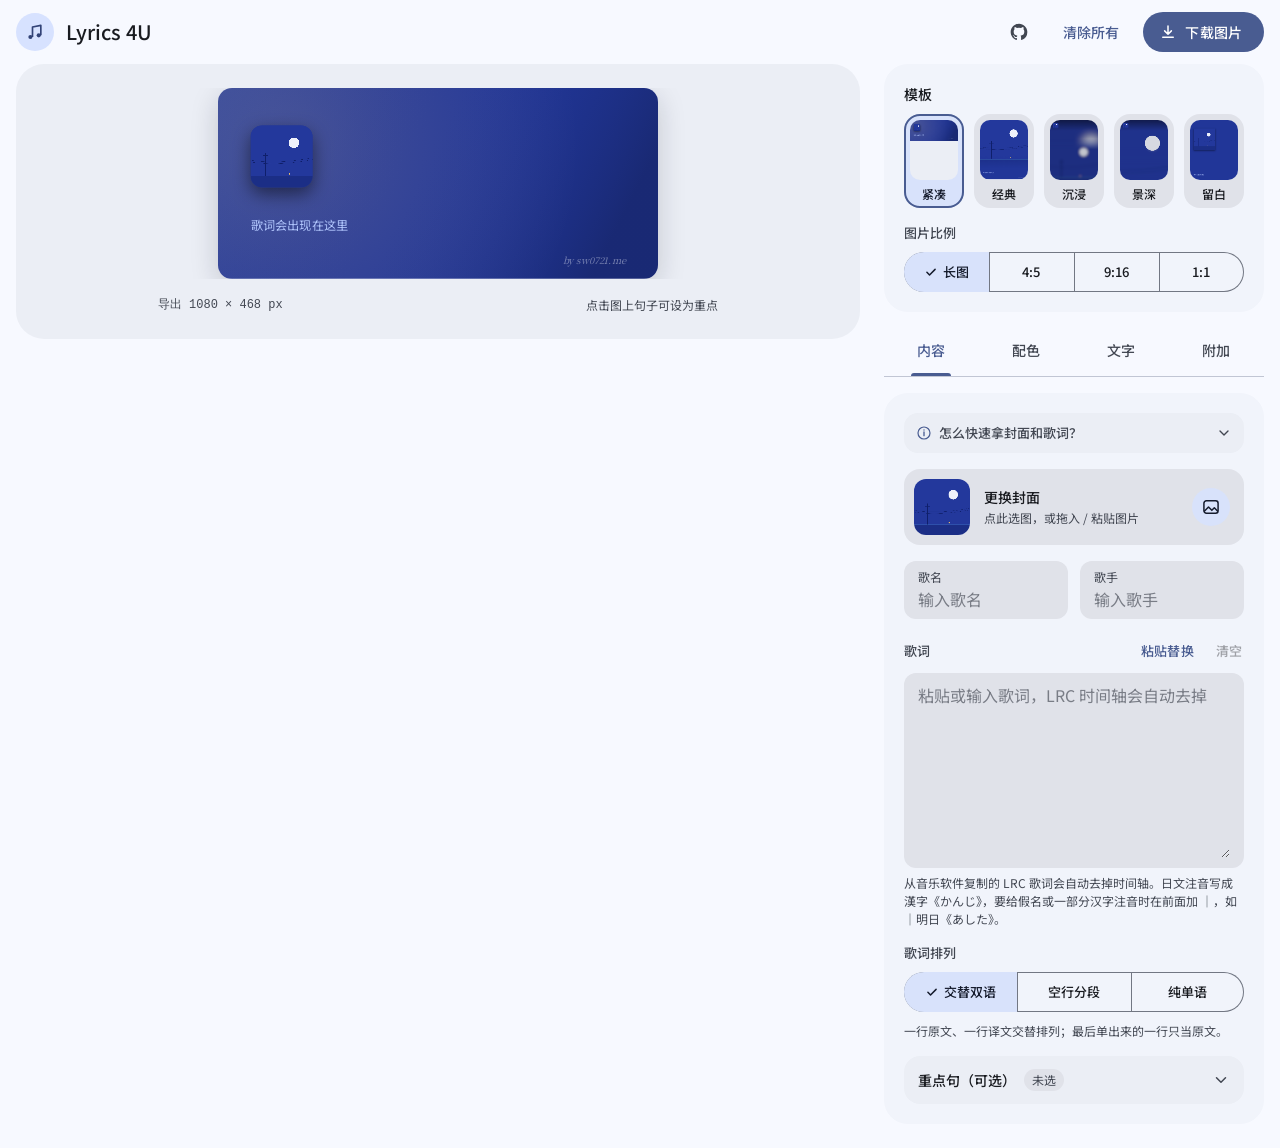
<file: index.html>
<!doctype html>
<html lang="zh-CN">
<head>
<meta charset="utf-8">
<meta name="viewport" content="width=device-width, initial-scale=1, viewport-fit=cover">
<title>Lyrics 4U</title>
<meta name="description" content="填入封面和歌词，生成一张分享用的歌词图片。所有处理都在本机完成。">
<meta name="theme-color" content="#F7F9FF">
<meta name="color-scheme" content="light dark">
<meta name="apple-mobile-web-app-title" content="Lyrics 4U">
<meta name="mobile-web-app-capable" content="yes">
<link rel="manifest" href="manifest.webmanifest">
<link rel="icon" href="icons/icon.svg" type="image/svg+xml">
<link rel="icon" href="icons/icon-192.png" type="image/png" sizes="192x192">
<link rel="apple-touch-icon" href="icons/apple-touch-icon.png">
<link rel="stylesheet" href="styles/app.css">
<style id="dynTheme"></style>
</head>
<body>
<noscript><p class="noscript">这个页面需要开启 JavaScript 才能使用。</p></noscript>

<header class="appbar">
  <span class="appbar-icon" aria-hidden="true">
    <svg viewBox="0 0 24 24" width="20" height="20"><path d="M9 18V6l10-2v12" fill="none" stroke="currentColor" stroke-width="2" stroke-linejoin="round"/><circle cx="6.5" cy="18" r="2.5" fill="currentColor"/><circle cx="16.5" cy="16" r="2.5" fill="currentColor"/></svg>
  </span>
  <h1>Lyrics 4U</h1>
  <a class="icon-btn github-link" href="https://github.com/spacedge/lyric-card-generator" target="_blank" rel="noopener noreferrer" aria-label="在 GitHub 查看源码" title="GitHub 开源仓库">
    <svg viewBox="0 0 24 24" width="20" height="20" aria-hidden="true"><path fill="currentColor" d="M12 2C6.477 2 2 6.484 2 12.017c0 4.425 2.865 8.18 6.839 9.504.5.092.682-.217.682-.483 0-.237-.008-.868-.013-1.703-2.782.605-3.369-1.343-3.369-1.343-.454-1.158-1.11-1.466-1.11-1.466-.908-.62.069-.608.069-.608 1.003.07 1.53 1.032 1.53 1.032.892 1.53 2.341 1.088 2.91.832.092-.647.35-1.088.636-1.338-2.22-.253-4.555-1.113-4.555-4.951 0-1.093.39-1.988 1.029-2.688-.103-.253-.446-1.272.098-2.65 0 0 .84-.27 2.75 1.026A9.564 9.564 0 0 1 12 6.844a9.59 9.59 0 0 1 2.504.337c1.909-1.296 2.747-1.027 2.747-1.027.546 1.379.202 2.398.1 2.651.64.7 1.028 1.595 1.028 2.688 0 3.848-2.339 4.695-4.566 4.943.359.309.678.92.678 1.855 0 1.338-.012 2.419-.012 2.747 0 .268.18.58.688.482A10.02 10.02 0 0 0 22 12.017C22 6.484 17.522 2 12 2z"/></svg>
  </a>
  <button class="btn-text" id="resetBtn" type="button">清除所有</button>
  <button class="btn" id="exportBtn" type="button">
    <svg viewBox="0 0 24 24" width="18" height="18" aria-hidden="true"><path d="M12 4v11m0 0l-4.5-4.5M12 15l4.5-4.5M5 19h14" fill="none" stroke="currentColor" stroke-width="2" stroke-linecap="round" stroke-linejoin="round"/></svg>
    <span>下载图片</span>
  </button>
</header>

<main class="layout">
  <section class="preview-pane" id="pane" aria-label="预览">
    <!-- 手机端进入「内容」编辑时折叠为紧凑条，把空间留给输入框 -->
    <button type="button" class="mini-preview" id="miniPreviewBtn" aria-label="展开实时预览">
      <canvas id="miniThumb" width="72" height="90" aria-hidden="true"></canvas>
      <span class="mini-info">
        <strong id="miniTitle">紧凑模板</strong>
        <span class="mono" id="miniSize">1080 × 1620 px</span>
      </span>
      <span class="mini-pill">
        <span>看预览</span>
        <svg viewBox="0 0 24 24" width="16" height="16" aria-hidden="true"><path d="M6 9l6 6 6-6" fill="none" stroke="currentColor" stroke-width="2" stroke-linecap="round" stroke-linejoin="round"/></svg>
      </span>
    </button>

    <div class="preview-stage" id="stage">
      <canvas id="preview" aria-label="歌词卡片预览"></canvas>
    </div>

    <div class="preview-footer">
      <p class="statusline">
        <span class="mono" id="statusSize"></span>
        <span id="statusWarn"></span>
        <span id="statusMsg" role="status" aria-live="polite"></span>
      </p>
      <div class="focus-bar" id="focusBar">
        <span class="focus-hint" id="focusHint">点击图上句子可设为重点</span>
        <button type="button" class="btn-text btn-compact" id="quickClearFocus" hidden>清除重点</button>
      </div>
    </div>
  </section>

  <aside class="panel" id="editorPanel" aria-label="设置">
    <!-- 手机端抽屉顶栏：下滑或轻点收起，看完整预览 -->
    <div class="drawer-bar" id="drawerBar">
      <button type="button" class="drawer-handle-btn" id="drawerCollapseBtn" aria-label="收起设置面板，查看完整预览">
        <span class="drawer-handle" aria-hidden="true"></span>
      </button>
    </div>

    <!-- 桌面端常驻顶部；手机端对应底部导航的「模板」页 -->
    <section class="card template-card" id="panel-template" aria-label="模板与比例">
      <div class="row-block">
        <h2 class="card-title">模板</h2>
        <div class="tiles" id="tiles">
          <button type="button" class="tile" data-t="compact"><canvas width="160" height="200" aria-hidden="true"></canvas><span>紧凑</span></button>
          <button type="button" class="tile" data-t="classic"><canvas width="160" height="200" aria-hidden="true"></canvas><span>经典</span></button>
          <button type="button" class="tile" data-t="immersive"><canvas width="160" height="200" aria-hidden="true"></canvas><span>沉浸</span></button>
          <button type="button" class="tile" data-t="depth"><canvas width="160" height="200" aria-hidden="true"></canvas><span>景深</span></button>
          <button type="button" class="tile" data-t="quiet"><canvas width="160" height="200" aria-hidden="true"></canvas><span>留白</span></button>
        </div>
      </div>
      <div class="row-block">
        <h3 class="label">图片比例</h3>
        <div class="seg" role="group" aria-label="图片比例" id="ratioSeg">
          <button type="button" data-v="auto">长图</button>
          <button type="button" data-v="4:5">4:5</button>
          <button type="button" data-v="9:16">9:16</button>
          <button type="button" data-v="1:1">1:1</button>
        </div>
        <span class="helper" id="ratioHelp" hidden>沉浸和景深以封面画面为背景，没有长图。</span>
      </div>
      <div class="row-block" id="blurRow" hidden>
        <h3 class="label">背景模糊</h3>
        <div class="seg" role="group" aria-label="背景模糊" id="blurSeg">
          <button type="button" data-v="light">轻</button>
          <button type="button" data-v="mid">中</button>
          <button type="button" data-v="heavy">重</button>
        </div>
      </div>
      <div class="row-block" id="cropRow" hidden>
        <div class="label label-row">
          <label for="fCrop">取景</label>
          <button type="button" class="btn-text btn-compact" id="cropAuto">自动</button>
        </div>
        <input type="range" id="fCrop" min="0" max="100" step="1" aria-describedby="cropHelp">
        <span class="helper" id="cropHelp">默认对准封面的视觉重心。也可以在预览图上左右拖动。</span>
      </div>
    </section>

    <!-- 桌面端分类标签 -->
    <div class="tabs" role="tablist" aria-label="设置分类" id="tabs">
      <button type="button" role="tab" id="tab-content" aria-controls="panel-content" data-tab="content"><span>内容</span><i></i></button>
      <button type="button" role="tab" id="tab-color" aria-controls="panel-color" data-tab="color"><span>配色</span><i></i></button>
      <button type="button" role="tab" id="tab-type" aria-controls="panel-type" data-tab="type"><span>文字</span><i></i></button>
      <button type="button" role="tab" id="tab-extra" aria-controls="panel-extra" data-tab="extra"><span>附加</span><i></i></button>
    </div>

    <!-- 内容 -->
    <section class="card tabpanel" role="tabpanel" id="panel-content" aria-labelledby="tab-content">
      <details class="guide-disclosure" id="guideDisclosure">
        <summary class="guide-summary">
          <span class="guide-summary-left">
            <svg viewBox="0 0 24 24" width="16" height="16" aria-hidden="true"><circle cx="12" cy="12" r="9" fill="none" stroke="currentColor" stroke-width="1.8"/><path d="M12 10.5v5.5M12 7.5h.01" fill="none" stroke="currentColor" stroke-width="2" stroke-linecap="round"/></svg>
            <span>怎么快速拿封面和歌词？</span>
          </span>
          <svg class="focus-chev" viewBox="0 0 24 24" width="16" height="16" aria-hidden="true"><path d="M6 9l6 6 6-6" fill="none" stroke="currentColor" stroke-width="2" stroke-linecap="round" stroke-linejoin="round"/></svg>
        </summary>
        <ul class="guide-list">
          <li><strong>网易云音乐</strong>：播放页长按封面即可保存高清原图；点击进入歌词后再长按任意一句，可多选复制（勾选译文会一并复制，粘贴进来自动双语排版）。</li>
          <li><strong>QQ 音乐</strong>：播放页右上角「…」可保存封面；进入歌词页长按即可多选复制。</li>
          <li><strong>电脑端 / 通用</strong>：截好封面回到页面直接 <code>Ctrl+V</code> 粘贴替换；歌词栏点「粘贴替换」一键填入，带时间轴的 LRC 歌词会自动清洗。</li>
        </ul>
      </details>

      <button type="button" class="cover-card" id="coverBtn">
        <canvas id="coverThumb" width="144" height="144" aria-hidden="true"></canvas>
        <span class="cover-card-body">
          <strong>更换封面</strong>
          <span class="helper">点此选图，或拖入 / 粘贴图片</span>
        </span>
        <span class="cover-card-icon" aria-hidden="true">
          <svg viewBox="0 0 24 24" width="20" height="20"><rect x="3.5" y="4.5" width="17" height="15" rx="3" fill="none" stroke="currentColor" stroke-width="1.8"/><path d="M4 17l5-5 4 4 3-3 4 4" fill="none" stroke="currentColor" stroke-width="1.8" stroke-linejoin="round"/></svg>
        </span>
      </button>

      <div class="grid2">
        <label class="field" for="fTitle"><span>歌名</span><input id="fTitle" autocomplete="off" maxlength="120" placeholder="输入歌名"></label>
        <label class="field" for="fArtist"><span>歌手</span><input id="fArtist" autocomplete="off" maxlength="120" placeholder="输入歌手"></label>
      </div>

      <div class="field-wrap">
        <div class="field-head">
          <label class="label" for="fLyrics">歌词</label>
          <div class="field-tools">
            <button type="button" class="btn-text btn-compact" id="pasteLyricsBtn">粘贴替换</button>
            <button type="button" class="btn-text btn-compact" id="clearLyricsBtn">清空</button>
          </div>
        </div>
        <div class="field field-bare">
          <textarea id="fLyrics" rows="7" spellcheck="false" placeholder="粘贴或输入歌词，LRC 时间轴会自动去掉"></textarea>
        </div>
        <span class="helper">从音乐软件复制的 LRC 歌词会自动去掉时间轴。日文注音写成 漢字《かんじ》，要给假名或一部分汉字注音时在前面加 ｜，如 ｜明日《あした》。</span>
      </div>

      <div class="row-block">
        <h3 class="label">歌词排列</h3>
        <div class="seg" role="group" aria-label="歌词排列方式" id="modeSeg">
          <button type="button" data-v="bilingual">交替双语</button>
          <button type="button" data-v="blocks">空行分段</button>
          <button type="button" data-v="single">纯单语</button>
        </div>
        <span class="helper" id="modeHelp"></span>
      </div>

      <details class="focus-disclosure" id="focusDisclosure">
        <summary class="focus-summary">
          <span class="focus-summary-left">
            <span class="focus-title">重点句（可选）</span>
            <span class="focus-badge" id="focusBadge">未选</span>
          </span>
          <svg class="focus-chev" viewBox="0 0 24 24" width="18" height="18" aria-hidden="true"><path d="M6 9l6 6 6-6" fill="none" stroke="currentColor" stroke-width="2" stroke-linecap="round" stroke-linejoin="round"/></svg>
        </summary>
        <div class="focus-body">
          <div class="section-head">
            <p class="helper">不选时每句同等显示，也可直接点预览图。</p>
            <button type="button" class="btn-text btn-compact" id="pickClear" disabled>清除</button>
          </div>
          <div class="picklist" id="pickList" role="group" aria-label="选择重点句"></div>
        </div>
      </details>
    </section>

    <!-- 配色 -->
    <section class="card tabpanel" role="tabpanel" id="panel-color" aria-labelledby="tab-color" hidden>
      <div class="row-block">
        <div class="section-head">
          <h3 class="label">从封面取的颜色</h3>
          <button type="button" class="btn-tonal btn-compact" id="eyedropBtn" aria-expanded="false">
            <svg viewBox="0 0 24 24" width="15" height="15" aria-hidden="true"><path d="M19.5 4.5a2.12 2.12 0 0 0-3 0L14 7l-1.3-1.3a1 1 0 1 0-1.4 1.4l.8.8-6.6 6.6a2 2 0 0 0-.5.9l-.9 3.6 3.6-.9a2 2 0 0 0 .9-.5l6.6-6.6.8.8a1 1 0 1 0 1.4-1.4L16 9l2.5-2.5a2.12 2.12 0 0 0 1-2z" fill="none" stroke="currentColor" stroke-width="1.8" stroke-linecap="round" stroke-linejoin="round"/></svg>
            <span>从封面吸色</span>
          </button>
        </div>
        <div class="swatches" id="swatches"></div>
        <div class="eyedrop-box" id="eyedropBox" hidden>
          <div class="eyedrop-stage" id="eyedropStage">
            <canvas id="eyedropCanvas" width="240" height="240" aria-label="点击或拖动封面取色"></canvas>
            <div class="eyedrop-loupe" id="eyedropLoupe" hidden></div>
          </div>
          <div class="eyedrop-bar">
            <span class="eyedrop-dot" id="eyedropDot"></span>
            <span class="mono" id="eyedropHex">#5DAEE6</span>
            <span class="helper">点按或拖动封面取色</span>
            <button type="button" class="btn-text btn-compact" id="eyedropDone">完成</button>
          </div>
        </div>
      </div>
      <div class="row-block">
        <h3 class="label">明暗</h3>
        <div class="seg" role="group" aria-label="明暗" id="darkSeg">
          <button type="button" data-v="auto">自动</button>
          <button type="button" data-v="light">浅色</button>
          <button type="button" data-v="dark">深色</button>
        </div>
        <span class="helper" id="darkHelp">自动：暗的封面出深色卡，亮的封面出浅色卡。</span>
      </div>
      <p class="helper">换封面会重新取色，页面自身配色也会同步跟随。</p>
    </section>

    <!-- 文字 -->
    <section class="card tabpanel" role="tabpanel" id="panel-type" aria-labelledby="tab-type" hidden>
      <div class="row-block">
        <h3 class="label">字体</h3>
        <div class="chips" id="fontChips">
          <button type="button" class="chip" data-v="sans">黑体</button>
          <button type="button" class="chip" data-v="serif">明朝</button>
          <button type="button" class="chip" data-v="round">圆体</button>
          <button type="button" class="chip" data-v="hand">手写</button>
          <button type="button" class="chip" data-v="custom" id="customChip" hidden><span class="chip-label">导入的字体</span></button>
          <button type="button" class="chip chip-add" id="fontBtn">
            <svg viewBox="0 0 24 24" width="16" height="16" aria-hidden="true"><path d="M12 5v14M5 12h14" stroke="currentColor" stroke-width="2" stroke-linecap="round" fill="none"/></svg>
            <span>导入字体</span>
          </button>
        </div>
        <span class="helper" id="fontHelp">没联网时用系统自带字体。导入的字体仅保存在本机。</span>
      </div>
      <div class="row-block">
        <div class="label label-row">
          <label for="fScale">字号</label>
          <button type="button" class="output-reset mono" id="scaleReset" title="点击恢复 100%"><output id="scaleOut">100%</output></button>
        </div>
        <input type="range" id="fScale" min="80" max="130" step="5">
      </div>
      <div class="row-block">
        <h3 class="label">行距</h3>
        <div class="seg" role="group" aria-label="行距" id="lineGapSeg">
          <button type="button" data-v="tight">紧凑</button>
          <button type="button" data-v="normal">标准</button>
          <button type="button" data-v="loose">宽松</button>
        </div>
      </div>
      <div class="row-block">
        <h3 class="label">对齐</h3>
        <div class="seg" role="group" aria-label="对齐" id="alignSeg">
          <button type="button" data-v="left">左对齐</button>
          <button type="button" data-v="center">居中</button>
        </div>
      </div>
      <div class="switch-row">
        <span>显示译文</span>
        <button type="button" class="switch" role="switch" id="swTrans" aria-label="显示译文"><i></i></button>
      </div>
      <div class="switch-row" id="rubyRow" hidden>
        <span>显示注音</span>
        <button type="button" class="switch" role="switch" id="swRuby" aria-label="显示注音"><i></i></button>
      </div>
    </section>

    <!-- 附加 -->
    <section class="card tabpanel" role="tabpanel" id="panel-extra" aria-labelledby="tab-extra" hidden>
      <p class="helper">图上默认只有封面、歌名、歌手和歌词，需要时再开启下面这些。</p>
      <div class="extra" data-x="date">
        <div class="switch-row">
          <div class="switch-text"><span>日期</span><small>角落里的一行小字，可改成任意文字</small></div>
          <button type="button" class="switch" role="switch" aria-label="日期"><i></i></button>
        </div>
        <label class="field field-sm" for="fDate"><span>印记文字</span><input id="fDate" autocomplete="off" maxlength="40"></label>
      </div>
      <div class="extra" data-x="note">
        <div class="switch-row">
          <div class="switch-text"><span>角落小字</span><small>只在留白模板里出现，放在左下角</small></div>
          <button type="button" class="switch" role="switch" aria-label="角落小字"><i></i></button>
        </div>
        <label class="field field-sm" for="fNote"><span>小字内容</span><input id="fNote" autocomplete="off" maxlength="60" placeholder="比如：ここはまだ夏。"></label>
      </div>
      <div class="extra" data-x="progress">
        <div class="switch-row">
          <div class="switch-text"><span>进度条</span><small>标出这句在歌里的位置</small></div>
          <button type="button" class="switch" role="switch" aria-label="进度条"><i></i></button>
        </div>
        <div class="grid2">
          <label class="field field-sm" for="fCur"><span>当前</span><input id="fCur" inputmode="numeric" autocomplete="off" maxlength="8" placeholder="01:52"></label>
          <label class="field field-sm" for="fDur"><span>总长</span><input id="fDur" inputmode="numeric" autocomplete="off" maxlength="8" placeholder="04:05"></label>
        </div>
      </div>
      <div class="extra" data-x="qr">
        <div class="switch-row">
          <div class="switch-text"><span>二维码</span><small>填了链接才会出现，紧凑和经典模板可用</small></div>
          <button type="button" class="switch" role="switch" aria-label="二维码"><i></i></button>
        </div>
        <label class="field field-sm" for="fLink"><span>歌曲链接</span><input id="fLink" inputmode="url" autocomplete="off" maxlength="500" placeholder="粘贴歌曲的分享链接"></label>
        <label class="field field-sm" for="fSource"><span>来源（可空）</span><input id="fSource" autocomplete="off" maxlength="40" placeholder="比如：网易云音乐"></label>
      </div>
    </section>
  </aside>
</main>

<!-- 手机端底部导航栏（Material 3 Navigation Bar） -->
<nav class="bottom-nav" id="mobileNav" role="tablist" aria-label="编辑切换">
  <button type="button" role="tab" data-mtab="content" aria-selected="true">
    <span class="nav-pill" aria-hidden="true">
      <svg viewBox="0 0 24 24" width="20" height="20"><path d="M5 7h14M5 12h14M5 17h9" fill="none" stroke="currentColor" stroke-width="1.8" stroke-linecap="round"/></svg>
    </span>
    <span>内容</span>
  </button>
  <button type="button" role="tab" data-mtab="template" aria-selected="false">
    <span class="nav-pill" aria-hidden="true">
      <svg viewBox="0 0 24 24" width="20" height="20"><rect x="3.5" y="4" width="7" height="7" rx="2" fill="none" stroke="currentColor" stroke-width="1.8"/><rect x="13.5" y="4" width="7" height="7" rx="2" fill="none" stroke="currentColor" stroke-width="1.8"/><rect x="3.5" y="13.5" width="7" height="7" rx="2" fill="none" stroke="currentColor" stroke-width="1.8"/><rect x="13.5" y="13.5" width="7" height="7" rx="2" fill="none" stroke="currentColor" stroke-width="1.8"/></svg>
    </span>
    <span>模板</span>
  </button>
  <button type="button" role="tab" data-mtab="color" aria-selected="false">
    <span class="nav-pill" aria-hidden="true">
      <svg viewBox="0 0 24 24" width="20" height="20"><circle cx="12" cy="12" r="8.5" fill="none" stroke="currentColor" stroke-width="1.8"/><circle cx="9.5" cy="10" r="1.2" fill="currentColor"/><circle cx="14.5" cy="10" r="1.2" fill="currentColor"/><circle cx="12" cy="14.5" r="1.2" fill="currentColor"/></svg>
    </span>
    <span>配色</span>
  </button>
  <button type="button" role="tab" data-mtab="type" aria-selected="false">
    <span class="nav-pill" aria-hidden="true">
      <svg viewBox="0 0 24 24" width="20" height="20"><path d="M5 6h14M12 6v13M8.5 19h7" fill="none" stroke="currentColor" stroke-width="1.8" stroke-linecap="round"/></svg>
    </span>
    <span>文字</span>
  </button>
  <button type="button" role="tab" data-mtab="extra" aria-selected="false">
    <span class="nav-pill" aria-hidden="true">
      <svg viewBox="0 0 24 24" width="20" height="20"><path d="M4 8h16M4 16h16" fill="none" stroke="currentColor" stroke-width="1.8" stroke-linecap="round"/><circle cx="9" cy="8" r="2.2" fill="var(--surface-low)" stroke="currentColor" stroke-width="1.8"/><circle cx="15" cy="16" r="2.2" fill="var(--surface-low)" stroke="currentColor" stroke-width="1.8"/></svg>
    </span>
    <span>附加</span>
  </button>
</nav>

<div class="scrim" id="exportDlg" hidden>
  <div class="dialog" role="dialog" aria-modal="true" aria-labelledby="exportTitle" tabindex="-1">
    <header class="dialog-head">
      <button type="button" class="icon-btn" id="exportClose" aria-label="关闭">
        <svg viewBox="0 0 24 24" width="22" height="22" aria-hidden="true"><path d="M6 6l12 12M18 6L6 18" fill="none" stroke="currentColor" stroke-width="2" stroke-linecap="round"/></svg>
      </button>
      <h2 id="exportTitle">下载图片</h2>
    </header>
    <div class="export-stage"><img id="exportImg" alt="生成的歌词图片"></div>
    <div class="export-meta"><span id="exportHint">长按图片也能直接保存</span><span id="exportInfo" class="mono"></span></div>
    <div class="switch-row export-wm-row">
      <div class="switch-text">
        <span>角落署名</span>
        <small class="mono">by sw0721.me</small>
      </div>
      <button type="button" class="switch" role="switch" id="swWatermark" aria-label="角落署名 by sw0721.me"><i></i></button>
    </div>
    <div class="export-actions">
      <button type="button" class="btn btn-lg" id="saveBtn">保存图片</button>
      <div class="grid2">
        <button type="button" class="btn-tonal btn-lg" id="shareBtn" hidden>分享</button>
        <button type="button" class="btn-outlined btn-lg" id="copyBtn" hidden>复制图片</button>
      </div>
    </div>
  </div>
</div>

<div class="snackbar" id="snack" role="status" aria-live="polite"></div>
<input type="file" id="coverInput" accept="image/*" hidden>
<input type="file" id="fontInput" accept=".ttf,.otf,.woff,.woff2" hidden>

<script type="module" src="src/app.js"></script>
</body>
</html>
</file>
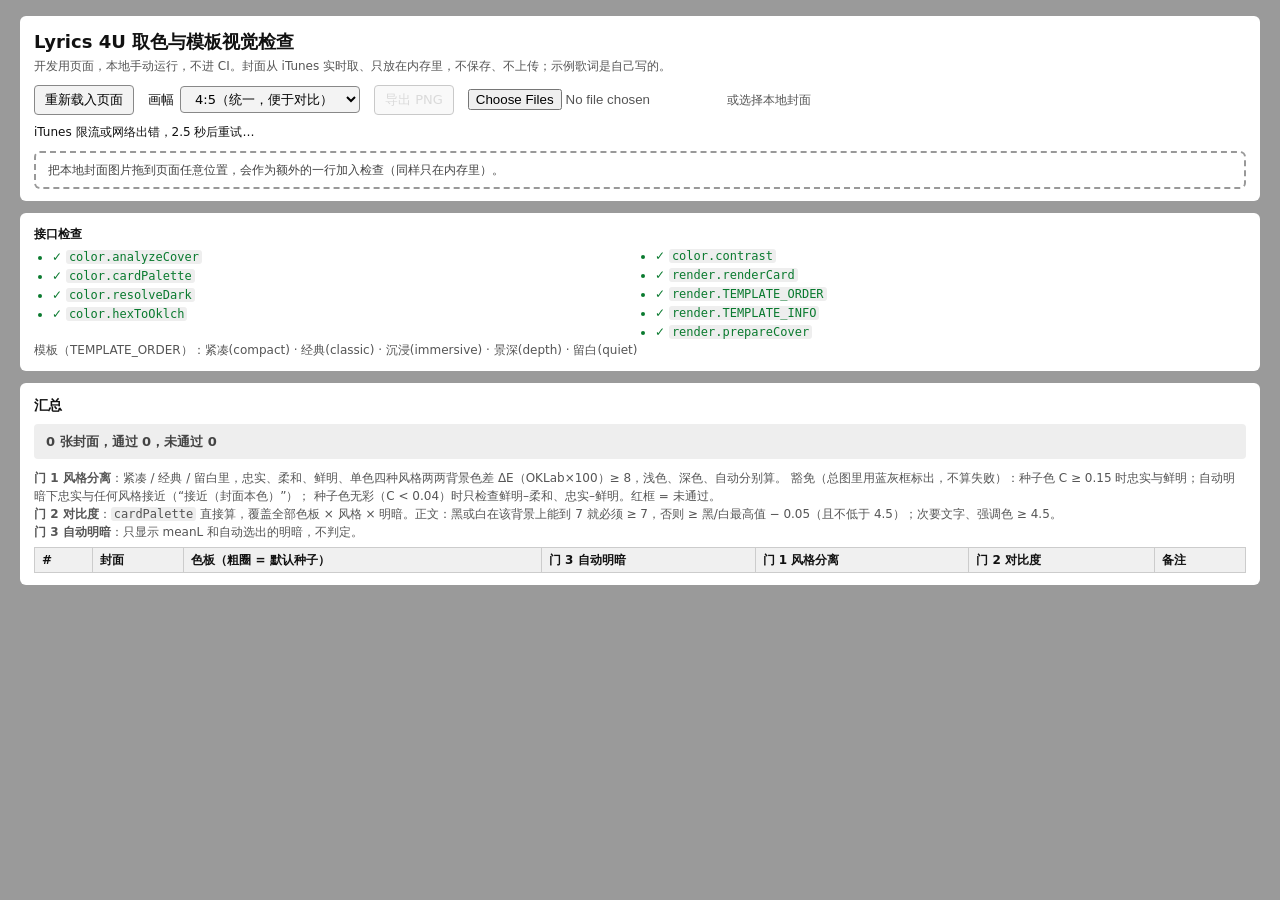
<file: tests/visual/index.html>
<!doctype html>
<html lang="zh-CN">
<head>
<meta charset="utf-8">
<meta name="viewport" content="width=device-width, initial-scale=1">
<meta name="referrer" content="no-referrer">
<title>Lyrics 4U 取色与模板视觉检查</title>
<style>
  :root { color-scheme: light; }
  * { box-sizing: border-box; }
  body {
    margin: 0; padding: 16px 20px 48px; background: #9a9a9a; color: #111;
    font: 13px/1.5 system-ui, -apple-system, "Segoe UI", "Microsoft YaHei", "PingFang SC", sans-serif;
  }
  h1 { font-size: 18px; margin: 0 0 2px; }
  h2 { font-size: 14px; margin: 0 0 8px; }
  .panel { background: #fff; border-radius: 6px; padding: 12px 14px; margin-bottom: 12px; }
  .muted { color: #555; }
  .small { font-size: 12px; }
  code { font: 12px ui-monospace, Consolas, monospace; background: #eee; padding: 0 3px; border-radius: 3px; }

  .bar { display: flex; flex-wrap: wrap; gap: 8px 14px; align-items: center; margin-top: 10px; }
  button, select { font: inherit; padding: 4px 10px; border: 1px solid #888; border-radius: 4px; background: #f3f3f3; cursor: pointer; }
  button:disabled { opacity: .45; cursor: default; }
  label { display: inline-flex; gap: 6px; align-items: center; }
  progress { width: 220px; height: 10px; vertical-align: middle; }
  #progress { margin-top: 8px; min-height: 20px; }
  #drop { border: 2px dashed #999; border-radius: 6px; padding: 8px 12px; color: #444; }
  body.dragging #drop { border-color: #111; background: #eef; }

  #api .ok { color: #0a7a2f; } #api .miss { color: #b00020; font-weight: 600; }
  #api li { margin: 1px 0; }
  #api ul { margin: 4px 0 0; padding-left: 18px; columns: 2; }

  .verdict { padding: 8px 12px; border-radius: 4px; font-weight: 600; margin-bottom: 10px; }
  .verdict.pass { background: #dff3e4; color: #0a5a24; }
  .verdict.fail { background: #fde2e2; color: #8a0f1f; }
  .verdict.wait { background: #eee; color: #444; }

  .scroll { overflow-x: auto; }
  table { border-collapse: collapse; width: 100%; font-size: 12px; }
  th, td { border: 1px solid #ccc; padding: 3px 7px; text-align: left; vertical-align: top; }
  th { background: #f0f0f0; position: sticky; top: 0; }
  td.pass { background: #e6f5ea; } td.fail { background: #fde8e8; } td.na { background: #f4f4f4; color: #777; }
  td.pass b { color: #0a7a2f; } td.fail b { color: #b00020; }
  td.num { text-align: right; font-variant-numeric: tabular-nums; }
  .chip { display: inline-block; width: 12px; height: 12px; border-radius: 50%; margin-right: 2px; vertical-align: -2px; box-shadow: inset 0 0 0 1px rgba(0,0,0,.25); }
  .chip.def { box-shadow: 0 0 0 2px #111; }
  a { color: #0b4fb3; }

  .sheet { background: #fff; border-radius: 6px; margin-bottom: 12px; padding: 8px 10px 10px; }
  .sheet header { display: flex; flex-wrap: wrap; gap: 6px 12px; align-items: baseline; margin-bottom: 6px; }
  .sheet h3 { font-size: 14px; margin: 0; }
  .sheet .tag { font-size: 11px; font-weight: 700; padding: 0 6px; border-radius: 9px; }
  .tag.pass { background: #dff3e4; color: #0a5a24; } .tag.fail { background: #fde2e2; color: #8a0f1f; } .tag.na { background: #eee; color: #555; }
  .sheet header .grow { flex: 1; }
  .sheet .view { overflow-x: auto; }
  .sheet canvas { display: block; max-width: 100%; height: auto; cursor: zoom-in; background: #fff; }
  .sheet canvas.natural { max-width: none; cursor: zoom-out; }
  .sheet details { margin-top: 6px; }
  .sheet pre { margin: 4px 0 0; white-space: pre-wrap; font: 12px/1.45 ui-monospace, Consolas, "Microsoft YaHei", monospace; background: #f6f6f6; padding: 6px 8px; border-radius: 4px; }
  .err { color: #b00020; }
</style>
</head>
<body>

<div class="panel">
  <h1>Lyrics 4U 取色与模板视觉检查</h1>
  <div class="muted small">开发用页面，本地手动运行，不进 CI。封面从 iTunes 实时取、只放在内存里，不保存、不上传；示例歌词是自己写的。</div>
  <div class="bar">
    <button id="reload" type="button" title="模块按地址缓存，改了 src 之后要重新载入页面才会用上新代码">重新载入页面</button>
    <label>画幅
      <select id="ratio">
        <option value="4:5" selected>4:5（统一，便于对比）</option>
        <option value="9:16">9:16</option>
        <option value="1:1">1:1</option>
        <option value="default">各模板默认</option>
      </select>
    </label>
    <button id="export" type="button" disabled>导出 PNG</button>
    <label class="small muted"><input id="pick" type="file" accept="image/*" multiple> 或选择本地封面</label>
  </div>
  <div id="progress" class="small"><progress id="bar" value="0" max="1"></progress> <span id="progressText">准备中…</span></div>
  <div id="drop" class="small" style="margin-top:8px">把本地封面图片拖到页面任意位置，会作为额外的一行加入检查（同样只在内存里）。</div>
</div>

<div class="panel small" id="api"><span class="muted">读取 src 模块…</span></div>

<div class="panel">
  <h2>汇总</h2>
  <div id="verdict" class="verdict wait">尚未完成</div>
  <div class="small muted" style="margin-bottom:6px">
    <b>门 1 风格分离</b>：紧凑 / 经典 / 留白里，忠实、柔和、鲜明、单色四种风格两两背景色差 ΔE（OKLab×100）≥ 8，浅色、深色、自动分别算。
    豁免（总图里用蓝灰框标出，不算失败）：种子色 C ≥ 0.15 时忠实与鲜明；自动明暗下忠实与任何风格接近（“接近（封面本色）”）；
    种子色无彩（C &lt; 0.04）时只检查鲜明–柔和、忠实–鲜明。红框 = 未通过。<br>
    <b>门 2 对比度</b>：<code>cardPalette</code> 直接算，覆盖全部色板 × 风格 × 明暗。正文：黑或白在该背景上能到 7 就必须 ≥ 7，否则 ≥ 黑/白最高值 − 0.05（且不低于 4.5）；次要文字、强调色 ≥ 4.5。<br>
    <b>门 3 自动明暗</b>：只显示 meanL 和自动选出的明暗，不判定。
  </div>
  <div class="scroll"><table id="summary"><thead></thead><tbody></tbody></table></div>
</div>

<div id="sheets"></div>

<script type="module" src="./check.js"></script>
</body>
</html>
</file>
<file: styles/app.css>
/* Lyric card editor. Material 3 roles; JS rewrites these tokens from the cover's colour (see #dynTheme). */
:root {
  --primary: #495C91; --on-primary: #FFFFFF;
  --primary-container: #D7E2FF; --on-primary-container: #324377;
  --secondary-container: #D9E2FB; --on-secondary-container: #151B2C;
  --surface: #F7F9FF; --surface-low: #F1F4FB; --surface-mid: #EBEEF5; --surface-high: #E5E8EF; --surface-highest: #E0E2E9;
  --on-surface: #191B20; --on-surface-variant: #424752;
  --outline: #727783; --outline-variant: #C1C6D4;
  --inverse-surface: #2E3036; --inverse-on-surface: #EEF1F8; --inverse-primary: #AFC5FF;
  --shadow: rgba(18, 22, 40, 0.18);
  --error: #BA1A1A;
  --font-ui: "Noto Sans SC", "Microsoft YaHei UI", "Microsoft YaHei", "PingFang SC", "Hiragino Sans GB", system-ui, sans-serif;
  --font-mono: "Roboto Mono", Consolas, "SF Mono", Menlo, monospace;
  color-scheme: light;
}
@media (prefers-color-scheme: dark) {
  :root:not([data-theme="light"]) {
    --primary: #AFC5FF; --on-primary: #1D2C5D;
    --primary-container: #324377; --on-primary-container: #D7E2FF;
    --secondary-container: #3F465A; --on-secondary-container: #D9E2FB;
    --surface: #111318; --surface-low: #191B20; --surface-mid: #1D1F24; --surface-high: #282A2F; --surface-highest: #32353A;
    --on-surface: #E0E2E9; --on-surface-variant: #C1C6D4;
    --outline: #8B919D; --outline-variant: #424752;
    --inverse-surface: #E0E2E9; --inverse-on-surface: #2E3036; --inverse-primary: #495C91;
    --shadow: rgba(0, 0, 0, 0.5);
    --error: #FFB4AB;
    color-scheme: dark;
  }
}
:root[data-theme="dark"] {
  --primary: #AFC5FF; --on-primary: #1D2C5D;
  --primary-container: #324377; --on-primary-container: #D7E2FF;
  --secondary-container: #3F465A; --on-secondary-container: #D9E2FB;
  --surface: #111318; --surface-low: #191B20; --surface-mid: #1D1F24; --surface-high: #282A2F; --surface-highest: #32353A;
  --on-surface: #E0E2E9; --on-surface-variant: #C1C6D4;
  --outline: #8B919D; --outline-variant: #424752;
  --inverse-surface: #E0E2E9; --inverse-on-surface: #2E3036; --inverse-primary: #495C91;
  --shadow: rgba(0, 0, 0, 0.5);
  --error: #FFB4AB;
  color-scheme: dark;
}

* { box-sizing: border-box; }
html, body { margin: 0; }
body {
  background: var(--surface);
  color: var(--on-surface);
  font: 14px/1.5 var(--font-ui);
  -webkit-font-smoothing: antialiased;
  padding-left: max(16px, env(safe-area-inset-left, 0px));
  padding-right: max(16px, env(safe-area-inset-right, 0px));
  padding-bottom: env(safe-area-inset-bottom, 0px);
  transition: background-color .3s, color .3s;
}
body.modal-open { overflow: hidden; }
[hidden] { display: none !important; }
button, input, textarea, select { font: inherit; color: inherit; }
button { cursor: pointer; -webkit-tap-highlight-color: transparent; }
button:disabled { cursor: default; }
:focus-visible { outline: 3px solid var(--primary); outline-offset: 2px; }
.mono { font-family: var(--font-mono); font-variant-numeric: tabular-nums; }
.noscript { margin: 16px 0; padding: 12px 16px; border-radius: 16px; background: var(--primary-container); color: var(--on-primary-container); }

/* state layer: hover 8%, press 12% */
.btn, .btn-tonal, .btn-text, .btn-outlined, .icon-btn, .seg button, .chip, .tile, .tabs button,
.swatch, .pick, .cover-card, .mini-preview, .stage-zoom-btn, .focus-summary, .guide-summary, .bottom-nav button, .output-reset {
  position: relative; isolation: isolate; transition: box-shadow .15s, background-color .2s, transform .15s;
}
.btn::after, .btn-tonal::after, .btn-text::after, .btn-outlined::after, .icon-btn::after, .seg button::after,
.chip::after, .tile::after, .tabs button::after, .pick::after, .cover-card::after, .mini-preview::after,
.stage-zoom-btn::after, .focus-summary::after, .guide-summary::after, .output-reset::after {
  content: ""; position: absolute; inset: 0; border-radius: inherit; background: currentColor; opacity: 0; transition: opacity .15s; pointer-events: none; z-index: -1;
}
@media (hover: hover) {
  .btn:hover::after, .btn-tonal:hover::after, .btn-text:hover::after, .btn-outlined:hover::after,
  .icon-btn:hover::after, .seg button:hover::after, .chip:hover::after, .tile:hover::after,
  .tabs button:hover::after, .pick:hover::after, .cover-card:hover::after, .mini-preview:hover::after,
  .stage-zoom-btn:hover::after, .focus-summary:hover::after, .guide-summary:hover::after, .output-reset:hover::after { opacity: .08; }
}
.btn:active::after, .btn-tonal:active::after, .btn-text:active::after, .btn-outlined:active::after,
.icon-btn:active::after, .seg button:active::after, .chip:active::after, .tile:active::after,
.tabs button:active::after, .pick:active::after, .cover-card:active::after, .mini-preview:active::after,
.stage-zoom-btn:active::after, .focus-summary:active::after, .guide-summary:active::after, .output-reset:active::after { opacity: .12; }
button:disabled::after { display: none; }

/* app bar */
.appbar {
  min-height: 64px; display: flex; align-items: center; gap: 12px;
  padding-block: 8px; padding-top: max(8px, env(safe-area-inset-top, 0px));
  max-width: 1360px; margin: 0 auto;
}
.appbar h1 { margin: 0; flex: 1; min-width: 0; font-size: 20px; line-height: 26px; font-weight: 500; white-space: nowrap; overflow: hidden; text-overflow: ellipsis; }
.appbar-icon { width: 38px; height: 38px; border-radius: 50%; background: var(--primary-container); color: var(--on-primary-container); display: flex; align-items: center; justify-content: center; flex: none; }

/* buttons */
.btn, .btn-tonal, .btn-text, .btn-outlined {
  height: 40px; border: 0; border-radius: 20px; padding: 0 22px; display: inline-flex; align-items: center; justify-content: center; gap: 8px;
  font-size: 14px; font-weight: 500; letter-spacing: .01em; white-space: nowrap;
}
.btn { background: var(--primary); color: var(--on-primary); }
.btn:has(svg) { padding-left: 16px; }
.btn-tonal { background: var(--secondary-container); color: var(--on-secondary-container); }
.btn-tonal:has(svg) { padding-left: 16px; }
.btn-text { background: transparent; color: var(--primary); padding: 0 12px; }
.btn-outlined { background: transparent; color: var(--primary); box-shadow: inset 0 0 0 1px var(--outline); }
.btn-compact { height: 32px; padding: 0 10px; border-radius: 16px; font-size: 13px; }
.btn-lg { height: 48px; border-radius: 24px; font-size: 15px; width: 100%; }
.btn:disabled, .btn-tonal:disabled, .btn-outlined:disabled { opacity: .38; }
.btn-text:disabled { color: color-mix(in srgb, var(--on-surface) 38%, transparent); }
.icon-btn { width: 48px; height: 48px; border: 0; border-radius: 50%; background: transparent; color: var(--on-surface-variant); display: inline-flex; align-items: center; justify-content: center; padding: 0; text-decoration: none; }
.github-link { width: 40px; height: 40px; flex: none; }
.btn-text.confirm { color: var(--error); }

/* desktop layout */
.layout {
  max-width: 1360px; margin: 0 auto; padding-bottom: 24px;
  display: flex; flex-wrap: wrap; gap: 24px; align-items: flex-start;
}
.preview-pane {
  flex: 999 1 520px; min-width: 0;
  background: var(--surface-mid); border-radius: 28px; padding: 24px;
  display: flex; flex-direction: column; align-items: center; gap: 16px;
  position: sticky; top: 16px; max-height: calc(100vh - 104px); max-height: calc(100dvh - 104px);
}
.mini-preview { display: none; }
.preview-stage {
  position: relative;
  flex: 1 1 auto; min-height: 0; width: 100%; overflow: auto;
  display: flex; justify-content: center; align-items: flex-start;
  overscroll-behavior: contain; scrollbar-width: thin; scrollbar-gutter: stable both-edges;
}
#preview { display: block; flex: none; margin: auto; border-radius: 14px; box-shadow: 0 8px 28px var(--shadow); cursor: default; }
#preview.can-pick { cursor: pointer; }
#preview.can-drag { cursor: grab; touch-action: pan-y; }
#preview.dragging { cursor: grabbing; }
.drawer-bar { display: none; }
.preview-footer {
  width: 100%; max-width: 560px;
  display: flex; flex-wrap: wrap; align-items: center; justify-content: space-between; gap: 6px 12px;
}
.statusline {
  margin: 0; min-height: 20px;
  display: flex; flex-wrap: wrap; align-items: center; gap: 4px 10px;
  font-size: 12px; line-height: 20px; color: var(--on-surface-variant);
}
.statusline #statusMsg { color: var(--primary); }
.statusline #statusWarn { color: var(--error); }
.statusline #statusMsg:empty, .statusline #statusWarn:empty { display: none; }
.focus-bar { display: flex; align-items: center; gap: 6px; margin-left: auto; }
.focus-hint { font-size: 12px; color: var(--on-surface-variant); }

.panel { flex: 1 1 380px; max-width: 460px; min-width: 0; display: flex; flex-direction: column; gap: 16px; }

/* cards */
.card { background: var(--surface-low); border-radius: 24px; padding: 20px; display: flex; flex-direction: column; gap: 16px; }
.card-title { margin: 0; font-size: 14px; line-height: 20px; font-weight: 500; }
.label { margin: 0; font-size: 13px; line-height: 18px; font-weight: 500; color: var(--on-surface-variant); }
.label-row { display: flex; justify-content: space-between; align-items: center; }
.label-row output { font-family: var(--font-mono); font-weight: 400; }
.output-reset {
  border: 0; background: transparent; padding: 2px 8px; margin-right: -8px; border-radius: 10px;
  font-size: 13px; color: var(--on-surface-variant);
}
.output-reset.can-reset { color: var(--primary); }
.row-block { display: flex; flex-direction: column; gap: 10px; }
.section-head { display: flex; align-items: center; justify-content: space-between; gap: 8px; }
.helper { margin: 0; font-size: 12px; line-height: 18px; color: var(--on-surface-variant); }
.field-wrap { display: flex; flex-direction: column; gap: 6px; }
.field-head { display: flex; align-items: center; justify-content: space-between; gap: 8px; }
.field-tools { display: flex; align-items: center; gap: 2px; margin-right: -8px; }
.grid2 { display: grid; grid-template-columns: repeat(2, minmax(0, 1fr)); gap: 12px; }

/* template tiles: 4 clean columns */
.tiles { display: grid; grid-template-columns: repeat(5, minmax(0, 1fr)); gap: 10px; }
.tile {
  border: 0; border-radius: 16px; background: var(--surface-highest); padding: 6px;
  display: flex; flex-direction: column; align-items: center; gap: 6px;
  color: var(--on-surface); box-shadow: inset 0 0 0 2px transparent;
}
.tile canvas { width: 100%; aspect-ratio: 4 / 5; height: auto; border-radius: 10px; display: block; background: var(--surface-mid); }
.tile span { font-size: 12px; line-height: 16px; font-weight: 500; }
.tile[aria-pressed="true"] { box-shadow: inset 0 0 0 2px var(--primary); background: var(--secondary-container); color: var(--on-secondary-container); }

/* desktop tabs */
.tabs { display: flex; border-bottom: 1px solid var(--outline-variant); }
.tabs button { flex: 1; height: 48px; border: 0; background: transparent; color: var(--on-surface-variant); font-size: 14px; font-weight: 500; display: flex; flex-direction: column; align-items: center; justify-content: flex-end; gap: 12px; padding: 0; border-radius: 0; }
.tabs button i { width: 40px; height: 3px; border-radius: 3px 3px 0 0; background: transparent; transition: background-color .2s; }
.tabs button[aria-selected="true"] { color: var(--primary); }
.tabs button[aria-selected="true"] i { background: var(--primary); }

/* segmented */
.seg { display: flex; height: 40px; border-radius: 20px; box-shadow: inset 0 0 0 1px var(--outline); overflow: hidden; flex: none; max-width: 100%; width: 100%; }
.seg button { flex: 1 1 0; border: 0; background: transparent; color: var(--on-surface); font-size: 13px; font-weight: 500; padding: 0 10px; display: inline-flex; align-items: center; justify-content: center; gap: 5px; white-space: nowrap; border-radius: 0; min-width: 0; }
.seg button + button { box-shadow: inset 1px 0 0 var(--outline); }
.seg button[aria-pressed="true"] { background: var(--secondary-container); color: var(--on-secondary-container); }
.seg button[aria-pressed="true"]::before { content: ""; width: 14px; height: 14px; flex: none; background: currentColor; -webkit-mask: url("data:image/svg+xml,%3Csvg xmlns='http://www.w3.org/2000/svg' viewBox='0 0 24 24'%3E%3Cpath d='M5 12.5l4.5 4.5L19 7.5' fill='none' stroke='%23000' stroke-width='2.6' stroke-linecap='round' stroke-linejoin='round'/%3E%3C/svg%3E") center / contain no-repeat; mask: url("data:image/svg+xml,%3Csvg xmlns='http://www.w3.org/2000/svg' viewBox='0 0 24 24'%3E%3Cpath d='M5 12.5l4.5 4.5L19 7.5' fill='none' stroke='%23000' stroke-width='2.6' stroke-linecap='round' stroke-linejoin='round'/%3E%3C/svg%3E") center / contain no-repeat; }
.seg button:disabled { color: color-mix(in srgb, var(--on-surface) 38%, transparent); }

/* chips */
.chips { display: flex; flex-wrap: wrap; gap: 8px; }
.chip { height: 34px; border: 0; border-radius: 10px; padding: 0 14px; background: transparent; color: var(--on-surface-variant); box-shadow: inset 0 0 0 1px var(--outline); font-size: 13px; font-weight: 500; display: inline-flex; align-items: center; gap: 6px; max-width: 100%; }
.chip[aria-pressed="true"] { background: var(--secondary-container); color: var(--on-secondary-container); box-shadow: none; padding-left: 8px; }
.chip[aria-pressed="true"]::before { content: ""; width: 16px; height: 16px; flex: none; background: currentColor; -webkit-mask: url("data:image/svg+xml,%3Csvg xmlns='http://www.w3.org/2000/svg' viewBox='0 0 24 24'%3E%3Cpath d='M5 12.5l4.5 4.5L19 7.5' fill='none' stroke='%23000' stroke-width='2.4' stroke-linecap='round' stroke-linejoin='round'/%3E%3C/svg%3E") center / contain no-repeat; mask: url("data:image/svg+xml,%3Csvg xmlns='http://www.w3.org/2000/svg' viewBox='0 0 24 24'%3E%3Cpath d='M5 12.5l4.5 4.5L19 7.5' fill='none' stroke='%23000' stroke-width='2.4' stroke-linecap='round' stroke-linejoin='round'/%3E%3C/svg%3E") center / contain no-repeat; }
.chip-add { padding-left: 10px; }
.chip-label { min-width: 0; max-width: 12em; overflow: hidden; text-overflow: ellipsis; white-space: nowrap; }

/* filled text fields (16px minimum prevents iOS focus zoom) */
.field { display: flex; flex-direction: column; gap: 2px; background: var(--surface-highest); border-radius: 12px; padding: 8px 14px 8px; box-shadow: inset 0 0 0 1px transparent; transition: box-shadow .15s, background-color .15s; }
.field > span { font-size: 12px; line-height: 16px; color: var(--on-surface-variant); }
.field input, .field textarea { border: 0; background: transparent; padding: 0; font-size: 16px; line-height: 24px; min-width: 0; width: 100%; outline: none; }
.field textarea { resize: vertical; font-size: 16px; line-height: 25px; min-height: 140px; }
.field-bare { padding: 10px 14px; }
.field:focus-within { box-shadow: inset 0 0 0 2px var(--primary); }
.field:focus-within > span { color: var(--primary); }
.field input::placeholder, .field textarea::placeholder { color: color-mix(in srgb, var(--on-surface-variant) 65%, transparent); }
.field-sm { padding: 6px 12px; }
.field-sm input { font-size: 16px; line-height: 22px; }
.field:has(:focus-visible), .field :focus-visible { outline: none; }

/* quick-start guide disclosure */
.guide-disclosure {
  border-radius: 14px; background: var(--surface-mid); overflow: hidden;
}
.guide-summary {
  list-style: none; min-height: 40px; padding: 6px 12px;
  display: flex; align-items: center; justify-content: space-between; gap: 10px;
  cursor: pointer; user-select: none; color: var(--on-surface-variant); font-size: 13px; font-weight: 500;
}
.guide-summary::-webkit-details-marker { display: none; }
.guide-summary-left { display: flex; align-items: center; gap: 7px; min-width: 0; }
.guide-summary-left svg { flex: none; color: var(--primary); }
.guide-disclosure[open] .focus-chev { transform: rotate(180deg); }
.guide-list {
  margin: 0; padding: 0 14px 12px 14px; list-style: none;
  display: flex; flex-direction: column; gap: 8px;
  font-size: 12.5px; line-height: 1.65; color: var(--on-surface-variant);
}
.guide-list strong { color: var(--on-surface); font-weight: 500; }
.guide-list code {
  font-family: var(--font-mono); font-size: 11.5px;
  padding: 1px 5px; border-radius: 5px;
  background: var(--surface-highest); color: var(--on-surface);
}

/* full-row clickable cover picker */
.cover-card {
  width: 100%; border: 0; border-radius: 16px; padding: 10px 14px 10px 10px;
  background: var(--surface-highest); color: var(--on-surface);
  display: flex; align-items: center; gap: 14px; text-align: left;
}
#coverThumb { width: 56px; height: 56px; border-radius: 12px; flex: none; display: block; background: var(--surface-mid); }
.cover-card-body { flex: 1; min-width: 0; display: flex; flex-direction: column; gap: 2px; }
.cover-card-body strong { font-size: 14px; line-height: 20px; font-weight: 500; }
.cover-card-icon {
  width: 38px; height: 38px; border-radius: 50%; flex: none;
  background: var(--secondary-container); color: var(--on-secondary-container);
  display: inline-flex; align-items: center; justify-content: center;
}

/* collapsible focus-line disclosure */
.focus-disclosure {
  border-radius: 16px; background: var(--surface-mid); overflow: hidden;
}
.focus-summary {
  list-style: none; min-height: 48px; padding: 8px 14px;
  display: flex; align-items: center; justify-content: space-between; gap: 12px;
  cursor: pointer; user-select: none;
}
.focus-summary::-webkit-details-marker { display: none; }
.focus-summary-left { display: flex; align-items: center; gap: 8px; min-width: 0; }
.focus-title { font-size: 14px; font-weight: 500; }
.focus-badge {
  padding: 2px 8px; border-radius: 999px; font-size: 12px; line-height: 18px;
  background: var(--surface-highest); color: var(--on-surface-variant);
}
.focus-badge.has-focus { background: var(--primary-container); color: var(--on-primary-container); font-weight: 500; }
.focus-chev { flex: none; color: var(--on-surface-variant); transition: transform .2s; }
.focus-disclosure[open] .focus-chev { transform: rotate(180deg); }
.focus-body { padding: 0 12px 12px; display: flex; flex-direction: column; gap: 8px; }

.picklist { display: flex; flex-direction: column; gap: 2px; max-height: 240px; overflow: auto; overscroll-behavior: contain; scrollbar-width: thin; }
.picklist > .helper { padding: 6px 2px; }
.pick { flex: none; width: 100%; min-height: 44px; border: 0; border-radius: 12px; padding: 6px 8px 6px 10px; background: transparent; color: var(--on-surface); display: flex; align-items: center; gap: 10px; text-align: left; }
.pick-text { flex: 1; min-width: 0; overflow: hidden; text-overflow: ellipsis; white-space: nowrap; font-size: 14px; line-height: 20px; }
.pick-tag { flex: none; padding: 0 8px; border-radius: 8px; font-size: 12px; line-height: 20px; color: var(--on-surface-variant); box-shadow: inset 0 0 0 1px var(--outline-variant); }
.pick[aria-pressed="true"] { background: var(--secondary-container); color: var(--on-secondary-container); }
.pick[aria-pressed="true"] .pick-text { font-weight: 500; }
.pick[aria-pressed="true"] .pick-tag { background: var(--primary); color: var(--on-primary); box-shadow: none; }

/* swatches */
.swatches { display: flex; flex-wrap: wrap; gap: 12px; }
.swatch { width: 52px; height: 52px; border-radius: 50%; border: 0; padding: 4px; background: transparent; box-shadow: inset 0 0 0 2px transparent; }
.swatch[aria-pressed="true"] { box-shadow: inset 0 0 0 2px var(--primary); }
.swatch > span { display: block; width: 100%; height: 100%; border-radius: 50%; }
.swatch:not(.swatch-custom) > span { background: linear-gradient(var(--c1) 50%, transparent 50%), linear-gradient(90deg, var(--c2) 50%, var(--c3) 50%); }
.swatch-custom { position: relative; box-shadow: inset 0 0 0 1.5px var(--outline); display: inline-flex; align-items: center; justify-content: center; color: var(--on-surface-variant); cursor: pointer; overflow: hidden; }
.swatch-custom input { position: absolute; inset: 0; opacity: 0; width: 100%; height: 100%; cursor: pointer; border: 0; padding: 0; }
.swatch-custom.is-on { box-shadow: inset 0 0 0 2px var(--primary); }
.swatch-custom:focus-within { outline: 3px solid var(--primary); outline-offset: 2px; }
.swatch-custom > span { display: flex; align-items: center; justify-content: center; }
.swatch-custom.is-on > span svg { display: none; }

/* cover eyedropper */
.eyedrop-box {
  display: flex; flex-direction: column; gap: 10px;
  padding: 12px; border-radius: 18px;
  background: var(--surface-mid);
}
.eyedrop-stage {
  position: relative; width: min(240px, 100%); aspect-ratio: 1;
  margin: 0 auto; border-radius: 14px; overflow: visible;
  touch-action: none; cursor: crosshair;
}
#eyedropCanvas {
  display: block; width: 100%; height: 100%;
  border-radius: 14px; box-shadow: 0 4px 14px var(--shadow);
  touch-action: none;
}
.eyedrop-loupe {
  position: absolute; width: 42px; height: 42px; border-radius: 50%;
  border: 3px solid #fff; box-shadow: 0 4px 16px rgba(0, 0, 0, .42), inset 0 0 0 1px rgba(0, 0, 0, .2);
  transform: translate(-50%, -130%); pointer-events: none; z-index: 6;
}
.eyedrop-bar { display: flex; align-items: center; gap: 8px; flex-wrap: nowrap; }
.eyedrop-bar .helper { flex: 1; min-width: 0; white-space: nowrap; overflow: hidden; text-overflow: ellipsis; }
.eyedrop-dot { width: 18px; height: 18px; border-radius: 50%; flex: none; box-shadow: inset 0 0 0 1.5px var(--outline-variant); }
.eyedrop-bar .mono { font-size: 12px; color: var(--on-surface); flex: none; }

/* switch */
.switch-row { display: flex; align-items: center; justify-content: space-between; gap: 16px; min-height: 44px; }
.switch-text { display: flex; flex-direction: column; min-width: 0; }
.switch-text small { font-size: 12px; line-height: 16px; color: var(--on-surface-variant); }
.switch { width: 52px; height: 32px; flex: none; border: 0; border-radius: 16px; padding: 0; background: var(--surface-highest); box-shadow: inset 0 0 0 2px var(--outline); position: relative; transition: background-color .2s, box-shadow .2s; }
.switch::before { content: ""; position: absolute; inset: -6px -4px; }
.switch i { position: absolute; top: 50%; left: 16px; width: 16px; height: 16px; border-radius: 50%; background: var(--outline); transform: translate(-50%, -50%); transition: left .2s cubic-bezier(.2,0,0,1), width .2s, height .2s, background-color .2s; }
.switch[aria-checked="true"] { background: var(--primary); box-shadow: none; }
.switch[aria-checked="true"] i { left: 36px; width: 24px; height: 24px; background: var(--on-primary); }
.switch:active i { width: 28px; height: 28px; }
.switch:disabled { opacity: .38; }
.extra { display: flex; flex-direction: column; gap: 10px; padding: 12px 0; border-top: 1px solid var(--outline-variant); }
.extra .field, .extra .grid2 { display: none; }
.extra.on .field, .extra.on .grid2 { display: flex; }
.extra.on .grid2 { display: grid; }
.extra.on .grid2 .field { display: flex; }

/* range */
input[type="range"] { width: 100%; accent-color: var(--primary); height: 32px; margin: 0; }

/* mobile bottom nav (hidden on desktop) */
.bottom-nav { display: none; }

/* dialog */
.scrim { position: fixed; inset: 0; z-index: 40; background: rgba(0, 0, 0, .36); display: flex; align-items: center; justify-content: center; padding: 24px; }
.dialog { width: min(440px, 100%); max-height: 100%; overflow: auto; background: var(--surface-high); border-radius: 28px; padding: 12px 24px 24px; display: flex; flex-direction: column; gap: 16px; box-shadow: 0 12px 40px var(--shadow); }
.dialog:focus { outline: none; }
.dialog-head { display: flex; align-items: center; gap: 4px; margin-left: -12px; }
.dialog-head h2 { margin: 0; font-size: 20px; line-height: 28px; font-weight: 500; }
.export-stage { background: var(--surface-mid); border-radius: 20px; padding: 14px; display: flex; justify-content: center; align-items: center; min-height: 160px; max-height: 58vh; overflow: hidden; transition: opacity .2s; }
.export-stage[aria-busy="true"] { opacity: .5; }
.export-stage img { display: block; width: auto; height: auto; max-width: 100%; max-height: calc(58vh - 28px); object-fit: contain; border-radius: 8px; box-shadow: 0 6px 20px var(--shadow); -webkit-touch-callout: default; transition: box-shadow .25s, transform .25s; }
.export-stage img.img-nudge { box-shadow: 0 0 0 3px var(--primary), 0 8px 24px var(--shadow); transform: scale(1.015); }
.export-stage img:not([src]) { display: none; }
.export-meta { display: flex; justify-content: space-between; gap: 12px; font-size: 12px; color: var(--on-surface-variant); flex-wrap: wrap; }
.export-wm-row { min-height: 36px; padding: 2px 2px; }
.export-actions { display: flex; flex-direction: column; gap: 12px; }
.export-actions .grid2[data-n="1"] { grid-template-columns: minmax(0, 1fr); }
.export-actions .grid2[data-n="0"] { display: none; }

/* snackbar */
.snackbar { position: fixed; left: 50%; bottom: calc(24px + env(safe-area-inset-bottom, 0px)); transform: translate(-50%, 16px); min-width: 200px; max-width: calc(100% - 32px); background: var(--inverse-surface); color: var(--inverse-on-surface); border-radius: 8px; padding: 12px 16px; font-size: 14px; line-height: 20px; opacity: 0; pointer-events: none; transition: opacity .2s, transform .2s; z-index: 50; box-shadow: 0 4px 12px var(--shadow); }
.snackbar.show { opacity: 1; transform: translate(-50%, 0); }

body.dragging .preview-pane { box-shadow: inset 0 0 0 3px var(--primary); }

/* touch devices: 44px+ targets */
@media (pointer: coarse) {
  .btn, .btn-tonal, .btn-text, .btn-outlined { height: 44px; border-radius: 22px; }
  .btn-compact { height: 36px; border-radius: 18px; }
  .btn-lg { height: 48px; border-radius: 24px; }
  .seg { height: 44px; border-radius: 22px; }
  .chip { height: 40px; border-radius: 12px; padding: 0 16px; }
  .chip[aria-pressed="true"], .chip-add { padding-left: 10px; }
  input[type="range"] { height: 44px; }
  .switch-row { min-height: 48px; }
}

/* ====================================================================
 * Mobile-first App Shell (<= 860px):
 * Fixed top preview stage + independent scrollable control drawer + MD3 Bottom Nav
 * ==================================================================== */
@media (max-width: 860px) {
  html, body { height: 100%; overflow: hidden; }
  body {
    height: 100vh; height: 100dvh;
    padding: 0;
    display: flex; flex-direction: column;
    overflow: hidden;
  }

  .appbar {
    flex: none; width: 100%; max-width: none; min-height: 52px;
    padding: max(6px, env(safe-area-inset-top, 0px)) max(10px, env(safe-area-inset-right, 0px)) 6px max(12px, env(safe-area-inset-left, 0px));
    gap: 6px;
    background: var(--surface);
    border-bottom: 1px solid color-mix(in srgb, var(--outline-variant) 55%, transparent);
  }
  .appbar-icon { width: 30px; height: 30px; }
  .appbar-icon svg { width: 16px; height: 16px; }
  .appbar h1 { font-size: 16px; line-height: 22px; }
  .appbar .github-link { width: 34px; height: 34px; }
  .appbar .btn-text { height: 36px; padding: 0 8px; font-size: 13px; }
  .appbar .btn { height: 36px; border-radius: 18px; padding: 0 12px 0 10px; font-size: 13px; gap: 4px; }
  .appbar .btn svg { width: 16px; height: 16px; }

  .layout {
    position: relative;
    flex: 1 1 0; min-height: 0; width: 100%; max-width: none;
    padding: 0; margin: 0;
    display: flex; flex-direction: column; flex-wrap: nowrap; gap: 0;
    overflow: hidden;
    background: var(--surface-mid);
  }

  /* Canvas-first preview stage: always takes all remaining height */
  .preview-pane {
    position: static; flex: 1 1 0; max-height: none; min-height: 180px; width: 100%;
    border-radius: 0; padding: 8px 14px 6px; gap: 4px;
    background: var(--surface-mid);
  }
  .preview-stage {
    align-items: flex-start; scrollbar-gutter: auto;
    padding: 2px 0;
  }
  #preview {
    margin: auto;
    border-radius: 10px; box-shadow: 0 4px 18px var(--shadow);
  }
  .preview-footer {
    max-width: none; gap: 4px 8px;
    transition: opacity .12s;
  }
  .statusline { font-size: 11px; line-height: 16px; min-height: 16px; }
  .focus-hint { font-size: 11px; }
  .focus-bar .btn-compact { height: 26px; font-size: 12px; padding: 0 8px; }

  /* Compact mini-preview bar when editing Content on mobile */
  body.mobile-compact-preview .preview-pane {
    flex: 0 0 auto; max-height: none; min-height: 0;
    padding: 8px 12px;
    background: var(--surface);
    border-bottom: 1px solid color-mix(in srgb, var(--outline-variant) 55%, transparent);
  }
  body.mobile-compact-preview .mini-preview {
    display: flex; align-items: center; gap: 12px;
    width: 100%; border: 0; border-radius: 16px; padding: 6px 10px 6px 8px;
    background: var(--surface-mid); color: var(--on-surface); text-align: left;
  }
  body.mobile-compact-preview .preview-stage,
  body.mobile-compact-preview .preview-footer { display: none; }

  #miniThumb { width: 36px; height: 45px; border-radius: 6px; flex: none; background: var(--surface-highest); box-shadow: 0 2px 6px var(--shadow); }
  .mini-info { flex: 1; min-width: 0; display: flex; flex-direction: column; gap: 1px; }
  .mini-info strong { font-size: 13px; line-height: 18px; font-weight: 500; white-space: nowrap; overflow: hidden; text-overflow: ellipsis; }
  .mini-info span { font-size: 11px; line-height: 15px; color: var(--on-surface-variant); }
  .mini-pill {
    flex: none; display: inline-flex; align-items: center; gap: 4px;
    height: 32px; padding: 0 10px 0 12px; border-radius: 16px;
    background: var(--secondary-container); color: var(--on-secondary-container);
    font-size: 12px; font-weight: 500;
  }

  /* Drawer collapsed: keep a persistent 32px pull-up handle docked above bottom nav */
  body.mobile-drawer-closed .preview-pane,
  body.is-dragging-drawer .preview-pane {
    flex: 1 1 0; padding: 12px 16px 8px;
  }
  body.is-dragging-drawer .preview-footer { opacity: 0; pointer-events: none; }
  body.is-dragging-drawer .preview-stage { overflow: hidden; }
  body.is-dragging-drawer #preview { will-change: transform; transform-origin: center center; }

  body.mobile-drawer-closed .panel {
    flex: 0 0 auto; height: 32px; max-height: 32px;
    overflow: hidden;
    border-radius: 18px 18px 0 0;
  }
  body.mobile-drawer-closed .panel > .card { display: none; }

  /* Adaptive-height interactive bottom drawer (pause at any dragged height) */
  .panel {
    flex: 0 1 auto; min-height: 32px; max-height: 46vh; max-height: 46dvh;
    max-width: none; width: 100%;
    overflow-y: auto; overscroll-behavior: contain; -webkit-overflow-scrolling: touch;
    background: var(--surface-low);
    border-radius: 22px 22px 0 0;
    box-shadow: 0 -2px 14px color-mix(in srgb, var(--shadow) 65%, transparent);
    padding: 0; gap: 0;
  }
  .panel.dragging-drawer {
    position: absolute; left: 0; right: 0; bottom: 0; z-index: 12;
    overflow: hidden;
    will-change: transform; contain: layout style;
    user-select: none; -webkit-user-select: none;
  }
  .drawer-bar {
    display: flex; justify-content: center; align-items: center;
    position: sticky; top: 0; z-index: 5;
    flex: none;
    background: var(--surface-low);
    touch-action: none; cursor: ns-resize;
  }
  .drawer-handle-btn {
    width: 100%; height: 32px; border: 0; background: transparent; padding: 0;
    display: flex; align-items: center; justify-content: center;
    cursor: inherit;
  }
  .drawer-handle {
    width: 40px; height: 4px; border-radius: 999px;
    background: color-mix(in srgb, var(--on-surface-variant) 46%, transparent);
    transition: width .15s, background-color .15s;
  }
  .panel.dragging-drawer .drawer-handle,
  body.mobile-drawer-closed .drawer-handle {
    width: 46px;
    background: color-mix(in srgb, var(--primary) 65%, var(--on-surface-variant));
  }
  body.mobile-compact-preview .panel {
    flex: 1 1 0; max-height: none;
    border-radius: 0; box-shadow: none; background: var(--surface);
  }
  body.mobile-compact-preview .drawer-bar { background: var(--surface); }
  .tabs { display: none; }
  .card {
    background: transparent; border-radius: 0;
    padding: 6px 14px 16px; gap: 12px;
    contain: layout style;
  }
  body.mobile-compact-preview .card { padding: 14px 14px 24px; gap: 16px; }
  .card .row-block { gap: 8px; }
  .tiles { gap: 6px; }
  .tile { padding: 4px; border-radius: 13px; gap: 4px; }
  .tile canvas { border-radius: 8px; }
  .field textarea { min-height: 144px; resize: none; }
  .eyedrop-box { padding: 10px; gap: 8px; border-radius: 16px; }
  .eyedrop-stage { width: min(176px, 100%); }

  /* MD3 Bottom Navigation Bar */
  .bottom-nav {
    flex: none;
    display: grid; grid-template-columns: repeat(5, minmax(0, 1fr));
    padding: 6px max(8px, env(safe-area-inset-right, 0px)) calc(6px + env(safe-area-inset-bottom, 0px)) max(8px, env(safe-area-inset-left, 0px));
    background: var(--surface-low);
    border-top: 1px solid color-mix(in srgb, var(--outline-variant) 60%, transparent);
    z-index: 15;
  }
  .bottom-nav button {
    border: 0; background: transparent; padding: 2px 0;
    min-height: 52px;
    display: flex; flex-direction: column; align-items: center; justify-content: center; gap: 3px;
    color: var(--on-surface-variant); font-size: 11px; line-height: 14px; font-weight: 500;
  }
  .nav-pill {
    width: 52px; height: 28px; border-radius: 14px;
    display: inline-flex; align-items: center; justify-content: center;
    background: transparent; transition: background-color .2s, color .2s;
  }
  .bottom-nav button[aria-selected="true"] { color: var(--on-surface); font-weight: 600; }
  .bottom-nav button[aria-selected="true"] .nav-pill {
    background: var(--secondary-container); color: var(--on-secondary-container);
  }

  /* Mobile snackbar above bottom nav */
  .snackbar { bottom: calc(74px + env(safe-area-inset-bottom, 0px)); }

  /* Full-screen export sheet on mobile: preview image fills all remaining height without scrollbar */
  .scrim { padding: 0; align-items: stretch; }
  .dialog {
    width: 100%; height: 100%; border-radius: 0; overflow: hidden;
    padding: max(10px, env(safe-area-inset-top, 0px)) 16px calc(16px + env(safe-area-inset-bottom, 0px));
    gap: 10px;
  }
  .dialog-head { flex: none; }
  .export-stage { flex: 1 1 0; min-height: 0; max-height: none; padding: 10px; overflow: hidden; }
  .export-stage img { max-width: 100%; max-height: 100%; }
  .export-meta, .export-wm-row, .export-actions { flex: none; }
  .export-actions { gap: 8px; }
  .export-wm-row { min-height: 36px; }
}

@media (max-width: 380px) {
  .appbar { padding-left: 10px; padding-right: 8px; gap: 4px; }
  .appbar-icon { width: 28px; height: 28px; }
  .appbar h1 { font-size: 15px; }
  .appbar .github-link { width: 30px; height: 30px; }
  .appbar .btn-text { padding: 0 6px; font-size: 12px; }
  .appbar .btn { padding: 0 10px 0 8px; font-size: 12px; gap: 3px; }
  .seg button { padding: 0 6px; font-size: 12px; gap: 3px; }
  .seg button[aria-pressed="true"]::before { width: 12px; height: 12px; }
  .card { padding: 14px 12px 22px; }
  .nav-pill { width: 46px; }
}
@media (prefers-reduced-motion: reduce) {
  *, *::before, *::after { transition: none !important; }
}
</file>
